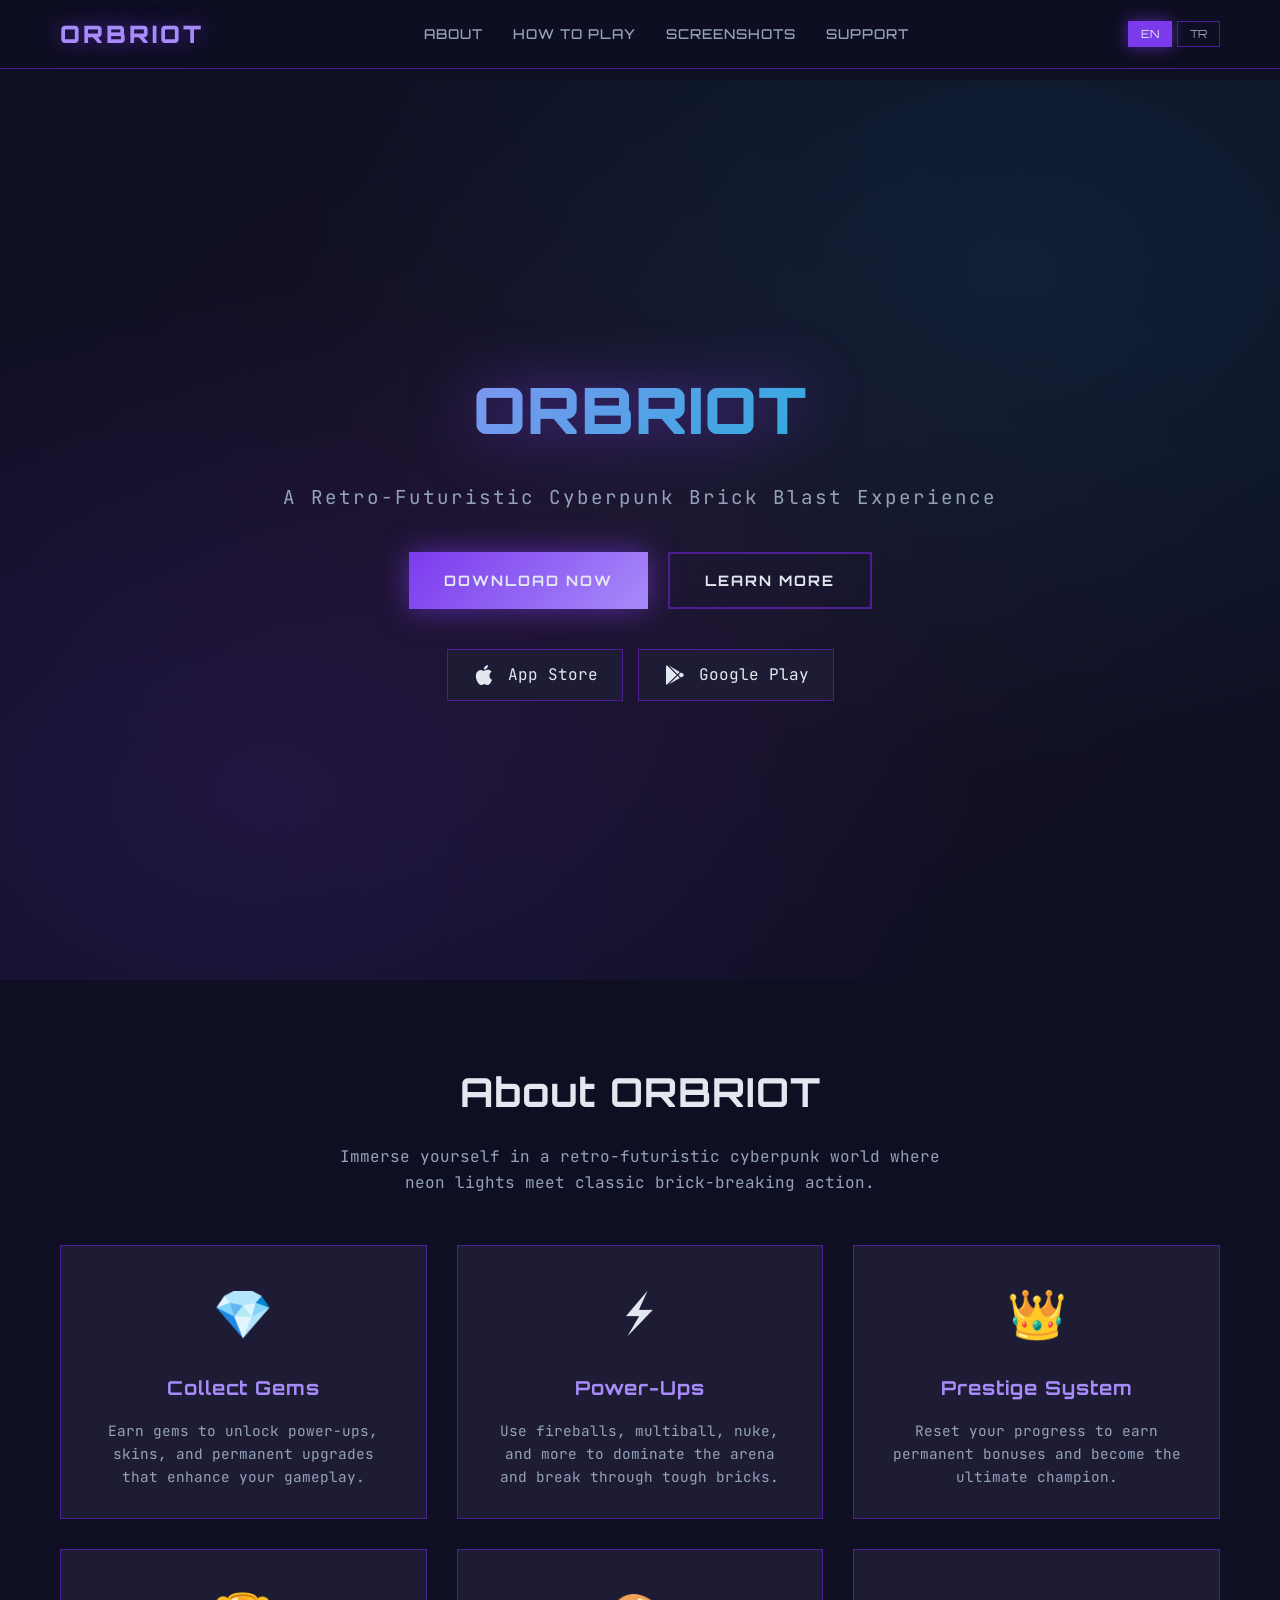
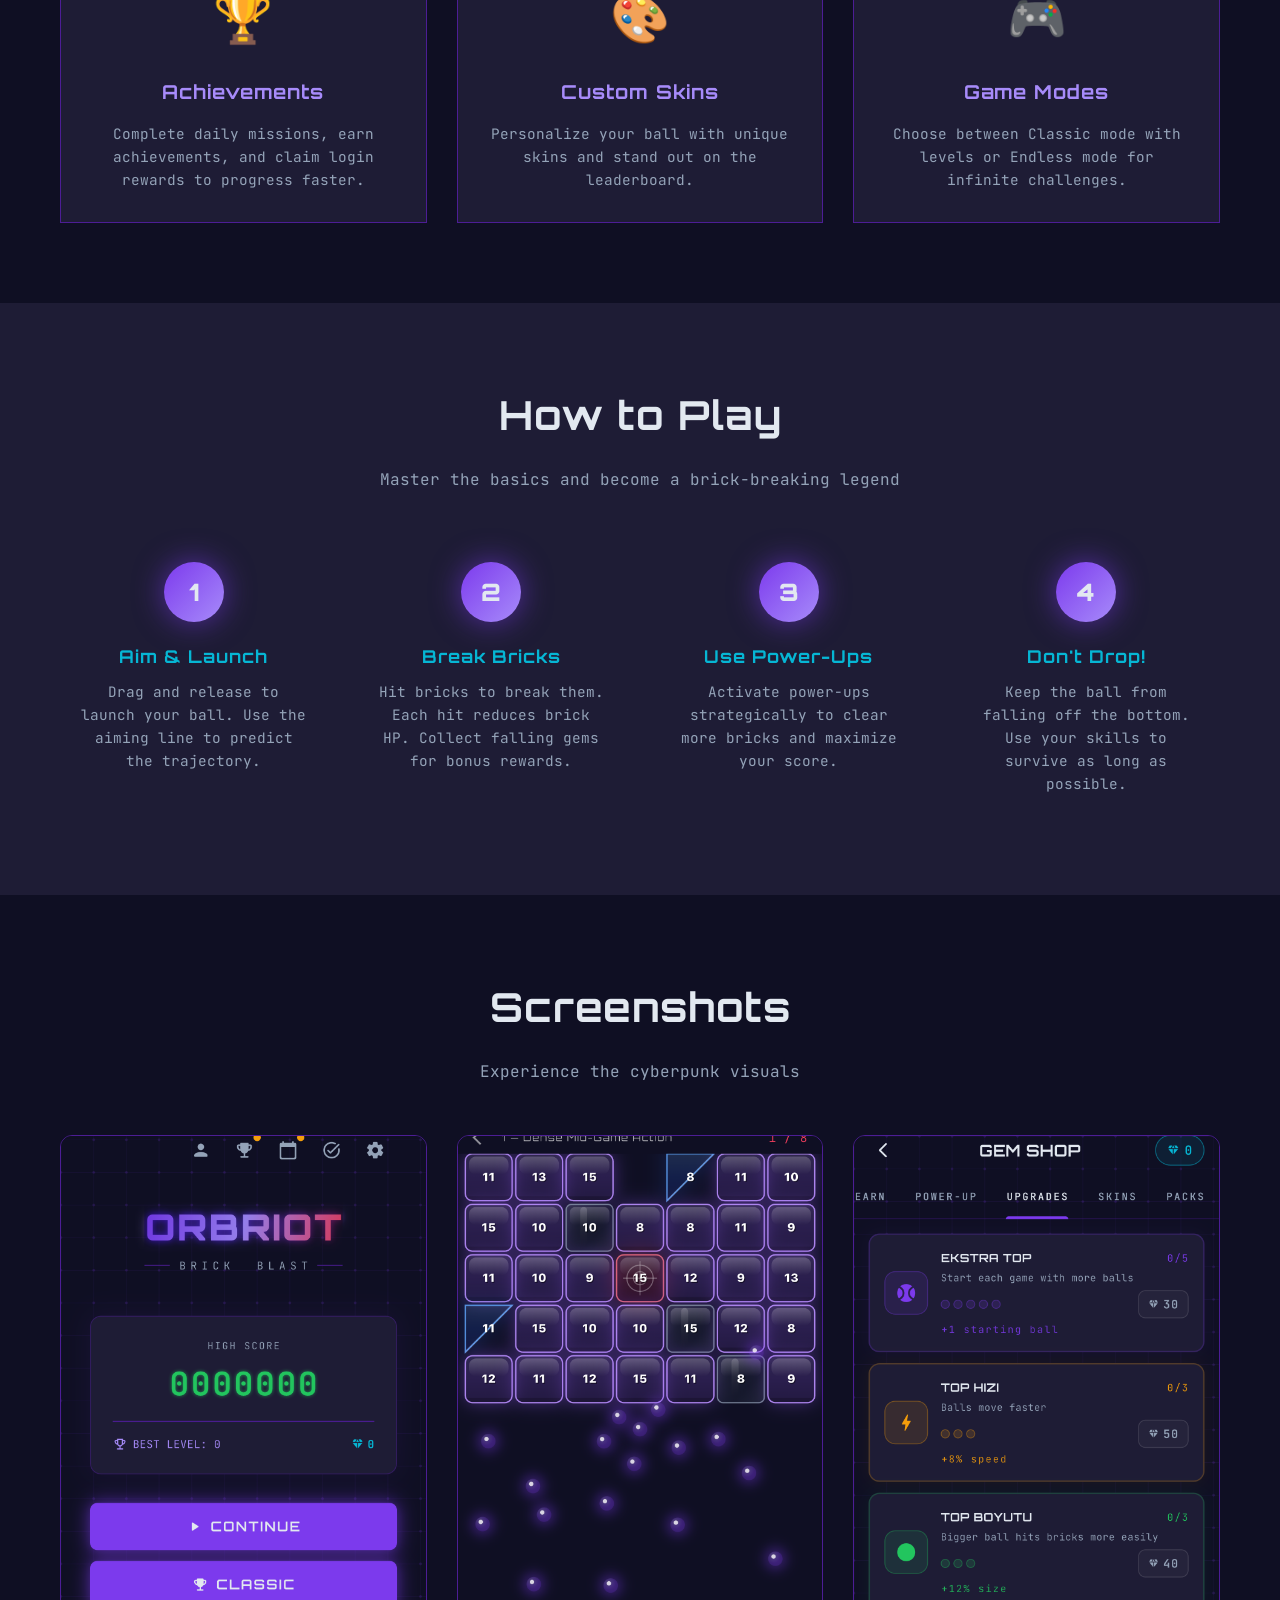
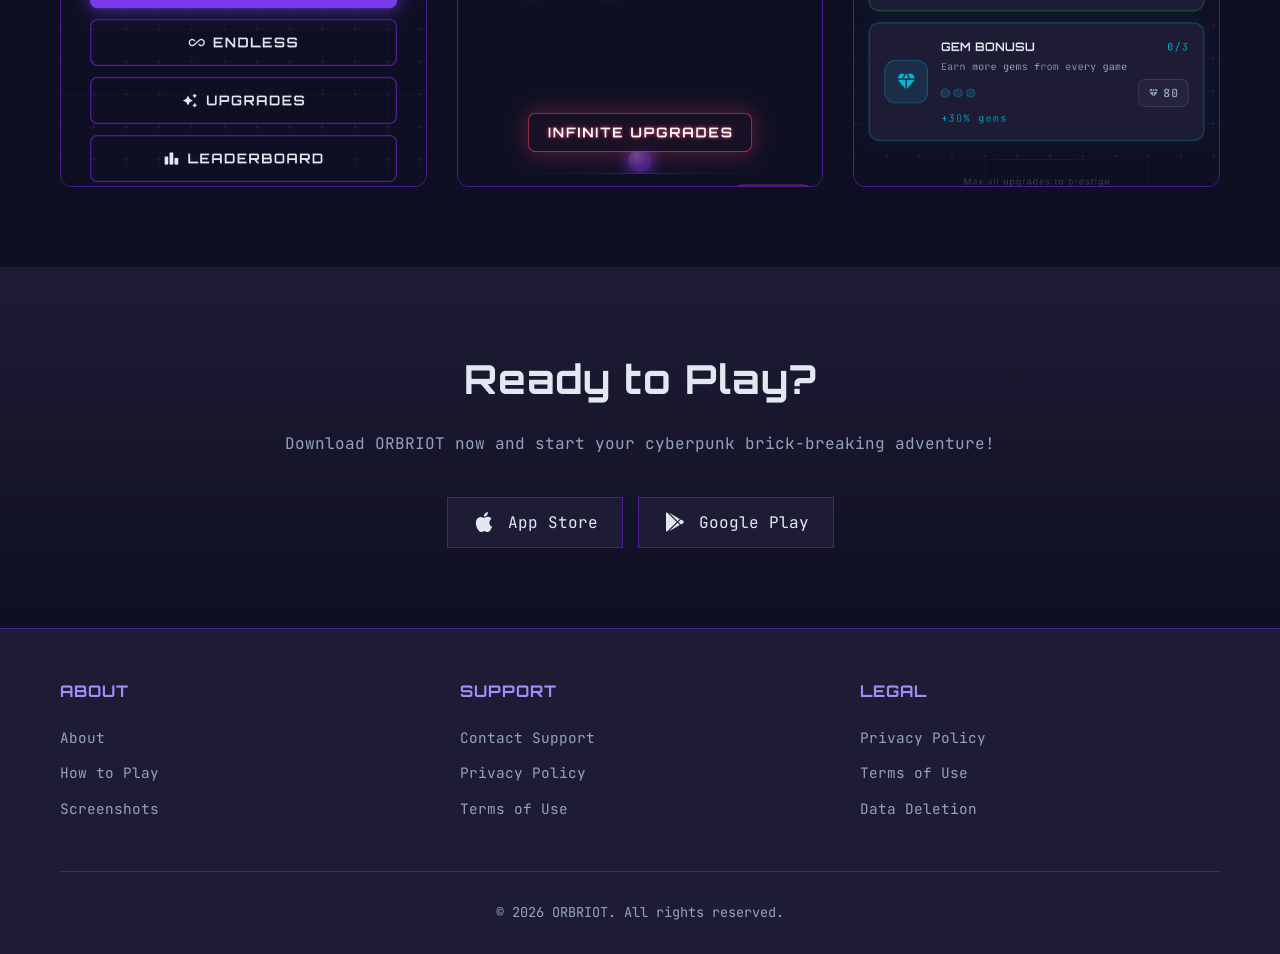
<file: index.html>
<!DOCTYPE html>
<html lang="en">
<head>
  <meta charset="UTF-8">
  <meta name="viewport" content="width=device-width, initial-scale=1.0">
  <title>ORBRIOT - Retro-Futuristic Brick Blast Game</title>
  <meta name="description" content="ORBRIOT - A retro-futuristic cyberpunk themed brick blast game. Break bricks, collect gems, and become the ultimate champion!">
  <link rel="stylesheet" href="css/style.css">
  <link rel="icon" href="web/favicon.png">
</head>
<body>
  <header>
    <div class="container">
      <nav>
        <a href="index.html" class="logo">ORBRIOT</a>
        <ul class="nav-links">
          <li><a href="#about" data-lang="nav_about">About</a></li>
          <li><a href="#how-to-play" data-lang="nav_howto">How to Play</a></li>
          <li><a href="#screenshots" data-lang="nav_screenshots">Screenshots</a></li>
          <li><a href="support.html" data-lang="nav_support">Support</a></li>
        </ul>
        <div class="nav-right">
          <div class="lang-switch">
            <button class="lang-btn active" data-lang="en">EN</button>
            <button class="lang-btn" data-lang="tr">TR</button>
          </div>
        </div>
      </nav>
    </div>
  </header>

  <main>
    <section class="hero">
      <div class="container">
        <div class="hero-content">
          <h1>ORBRIOT</h1>
          <p class="tagline" data-lang="hero_tagline">A Retro-Futuristic Cyberpunk Brick Blast Experience</p>
          <div class="hero-buttons">
            <a href="#download" class="btn btn-primary glow-animation" data-lang="hero_download">Download Now</a>
            <a href="#how-to-play" class="btn btn-secondary" data-lang="hero_learn">Learn More</a>
          </div>
          <div class="store-buttons">
            <a href="https://apps.apple.com/us/app/orbriot/id6777442109" target="_blank" class="btn-store" id="ios-link">
              <svg viewBox="0 0 24 24" fill="currentColor">
                <path d="M18.71 19.5c-.83 1.24-1.71 2.45-3.05 2.47-1.34.03-1.77-.79-3.29-.79-1.53 0-2 .77-3.27.82-1.31.05-2.3-1.32-3.14-2.53C4.25 17 2.94 12.45 4.7 9.39c.87-1.52 2.43-2.48 4.12-2.51 1.28-.02 2.5.87 3.29.87.78 0 2.26-1.07 3.81-.91.65.03 2.47.26 3.64 1.98-.09.06-2.17 1.28-2.15 3.81.03 3.02 2.65 4.03 2.68 4.04-.03.07-.42 1.44-1.38 2.83M13 3.5c.73-.83 1.94-1.46 2.94-1.5.13 1.17-.34 2.35-1.04 3.19-.69.85-1.83 1.51-2.95 1.42-.15-1.15.41-2.35 1.05-3.11z"/>
              </svg>
              <span data-lang="store_ios">App Store</span>
            </a>
            <a href="https://play.google.com/store/apps/details?id=com.erdogdu.orbriot" target="_blank" class="btn-store" id="android-link">
              <svg viewBox="0 0 24 24" fill="currentColor">
                <path d="M3 20.5v-17c0-.59.34-1.11.84-1.35L13.69 12l-9.85 9.85c-.5-.24-.84-.76-.84-1.35m13.81-5.38L6.05 21.34l8.49-8.49 2.27 2.27m3.35-4.31c.34.27.59.69.59 1.19s-.22.9-.57 1.18l-2.29 1.32-2.5-2.5 2.5-2.5 2.27 1.31M6.05 2.66l10.76 6.22-2.27 2.27L6.05 2.66z"/>
              </svg>
              <span data-lang="store_android">Google Play</span>
            </a>
          </div>
        </div>
      </div>
    </section>

    <section id="about" class="about">
      <div class="container">
        <h2 class="section-title" data-lang="about_title">About ORBRIOT</h2>
        <p class="section-subtitle" data-lang="about_subtitle">
          Immerse yourself in a retro-futuristic cyberpunk world where neon lights meet classic brick-breaking action.
        </p>
        <div class="about-grid">
          <div class="feature-card">
            <div class="feature-icon">💎</div>
            <h3 data-lang="feature_gems_title">Collect Gems</h3>
            <p data-lang="feature_gems_desc">Earn gems to unlock power-ups, skins, and permanent upgrades that enhance your gameplay.</p>
          </div>
          <div class="feature-card">
            <div class="feature-icon">⚡</div>
            <h3 data-lang="feature_powerups_title">Power-Ups</h3>
            <p data-lang="feature_powerups_desc">Use fireballs, multiball, nuke, and more to dominate the arena and break through tough bricks.</p>
          </div>
          <div class="feature-card">
            <div class="feature-icon">👑</div>
            <h3 data-lang="feature_prestige_title">Prestige System</h3>
            <p data-lang="feature_prestige_desc">Reset your progress to earn permanent bonuses and become the ultimate champion.</p>
          </div>
          <div class="feature-card">
            <div class="feature-icon">🏆</div>
            <h3 data-lang="feature_achievements_title">Achievements</h3>
            <p data-lang="feature_achievements_desc">Complete daily missions, earn achievements, and claim login rewards to progress faster.</p>
          </div>
          <div class="feature-card">
            <div class="feature-icon">🎨</div>
            <h3 data-lang="feature_skins_title">Custom Skins</h3>
            <p data-lang="feature_skins_desc">Personalize your ball with unique skins and stand out on the leaderboard.</p>
          </div>
          <div class="feature-card">
            <div class="feature-icon">🎮</div>
            <h3 data-lang="feature_modes_title">Game Modes</h3>
            <p data-lang="feature_modes_desc">Choose between Classic mode with levels or Endless mode for infinite challenges.</p>
          </div>
        </div>
      </div>
    </section>

    <section id="how-to-play" class="how-to-play">
      <div class="container">
        <h2 class="section-title" data-lang="howto_title">How to Play</h2>
        <p class="section-subtitle" data-lang="howto_subtitle">
          Master the basics and become a brick-breaking legend
        </p>
        <div class="steps">
          <div class="step">
            <div class="step-number">1</div>
            <h3 data-lang="step1_title">Aim & Launch</h3>
            <p data-lang="step1_desc">Drag and release to launch your ball. Use the aiming line to predict the trajectory.</p>
          </div>
          <div class="step">
            <div class="step-number">2</div>
            <h3 data-lang="step2_title">Break Bricks</h3>
            <p data-lang="step2_desc">Hit bricks to break them. Each hit reduces brick HP. Collect falling gems for bonus rewards.</p>
          </div>
          <div class="step">
            <div class="step-number">3</div>
            <h3 data-lang="step3_title">Use Power-Ups</h3>
            <p data-lang="step3_desc">Activate power-ups strategically to clear more bricks and maximize your score.</p>
          </div>
          <div class="step">
            <div class="step-number">4</div>
            <h3 data-lang="step4_title">Don't Drop!</h3>
            <p data-lang="step4_desc">Keep the ball from falling off the bottom. Use your skills to survive as long as possible.</p>
          </div>
        </div>
      </div>
    </section>

    <section id="screenshots" class="screenshots">
      <div class="container">
        <h2 class="section-title" data-lang="screenshots_title">Screenshots</h2>
        <p class="section-subtitle" data-lang="screenshots_subtitle">
          Experience the cyberpunk visuals
        </p>
        <div class="screenshot-grid">
          <div class="screenshot-item">
            <img src="assets/ss/ios/ss1.png" alt="Orbriot gameplay - brick breaking action" loading="lazy">
          </div>
          <div class="screenshot-item">
            <img src="assets/ss/ios/ss2.png" alt="Orbriot gameplay - boss battle" loading="lazy">
          </div>
          <div class="screenshot-item">
            <img src="assets/ss/ios/ss5.png" alt="Orbriot gameplay - combo moment" loading="lazy">
          </div>
        </div>
      </div>
    </section>

    <section id="download" class="cta-section">
      <div class="container">
        <h2 data-lang="cta_title">Ready to Play?</h2>
        <p data-lang="cta_subtitle">Download ORBRIOT now and start your cyberpunk brick-breaking adventure!</p>
        <div class="store-buttons">
          <a href="https://apps.apple.com/us/app/orbriot/id6777442109" target="_blank" class="btn-store">
            <svg viewBox="0 0 24 24" fill="currentColor">
              <path d="M18.71 19.5c-.83 1.24-1.71 2.45-3.05 2.47-1.34.03-1.77-.79-3.29-.79-1.53 0-2 .77-3.27.82-1.31.05-2.3-1.32-3.14-2.53C4.25 17 2.94 12.45 4.7 9.39c.87-1.52 2.43-2.48 4.12-2.51 1.28-.02 2.5.87 3.29.87.78 0 2.26-1.07 3.81-.91.65.03 2.47.26 3.64 1.98-.09.06-2.17 1.28-2.15 3.81.03 3.02 2.65 4.03 2.68 4.04-.03.07-.42 1.44-1.38 2.83M13 3.5c.73-.83 1.94-1.46 2.94-1.5.13 1.17-.34 2.35-1.04 3.19-.69.85-1.83 1.51-2.95 1.42-.15-1.15.41-2.35 1.05-3.11z"/>
            </svg>
            <span data-lang="store_ios">App Store</span>
          </a>
          <a href="https://play.google.com/store/apps/details?id=com.erdogdu.orbriot" target="_blank" class="btn-store">
            <svg viewBox="0 0 24 24" fill="currentColor">
              <path d="M3 20.5v-17c0-.59.34-1.11.84-1.35L13.69 12l-9.85 9.85c-.5-.24-.84-.76-.84-1.35m13.81-5.38L6.05 21.34l8.49-8.49 2.27 2.27m3.35-4.31c.34.27.59.69.59 1.19s-.22.9-.57 1.18l-2.29 1.32-2.5-2.5 2.5-2.5 2.27 1.31M6.05 2.66l10.76 6.22-2.27 2.27L6.05 2.66z"/>
            </svg>
            <span data-lang="store_android">Google Play</span>
          </a>
        </div>
      </div>
    </section>
  </main>

  <footer>
    <div class="container">
      <div class="footer-content">
        <div class="footer-section">
          <h4 data-lang="footer_about">About</h4>
          <ul>
            <li><a href="#about" data-lang="nav_about">About</a></li>
            <li><a href="#how-to-play" data-lang="nav_howto">How to Play</a></li>
            <li><a href="#screenshots" data-lang="nav_screenshots">Screenshots</a></li>
          </ul>
        </div>
        <div class="footer-section">
          <h4 data-lang="footer_support">Support</h4>
          <ul>
            <li><a href="support.html" data-lang="footer_support_link">Contact Support</a></li>
            <li><a href="privacy.html" data-lang="footer_privacy">Privacy Policy</a></li>
            <li><a href="terms.html" data-lang="footer_terms">Terms of Use</a></li>
          </ul>
        </div>
        <div class="footer-section">
          <h4 data-lang="footer_legal">Legal</h4>
          <ul>
            <li><a href="privacy.html" data-lang="footer_privacy">Privacy Policy</a></li>
            <li><a href="terms.html" data-lang="footer_terms">Terms of Use</a></li>
            <li><a href="deletion.html" data-lang="footer_deletion">Data Deletion</a></li>
          </ul>
        </div>
      </div>
      <div class="footer-bottom">
        <p>&copy; 2026 ORBRIOT. <span data-lang="footer_rights">All rights reserved.</span></p>
      </div>
    </div>
  </footer>

  <script src="js/main.js"></script>
</body>
</html>
</file>
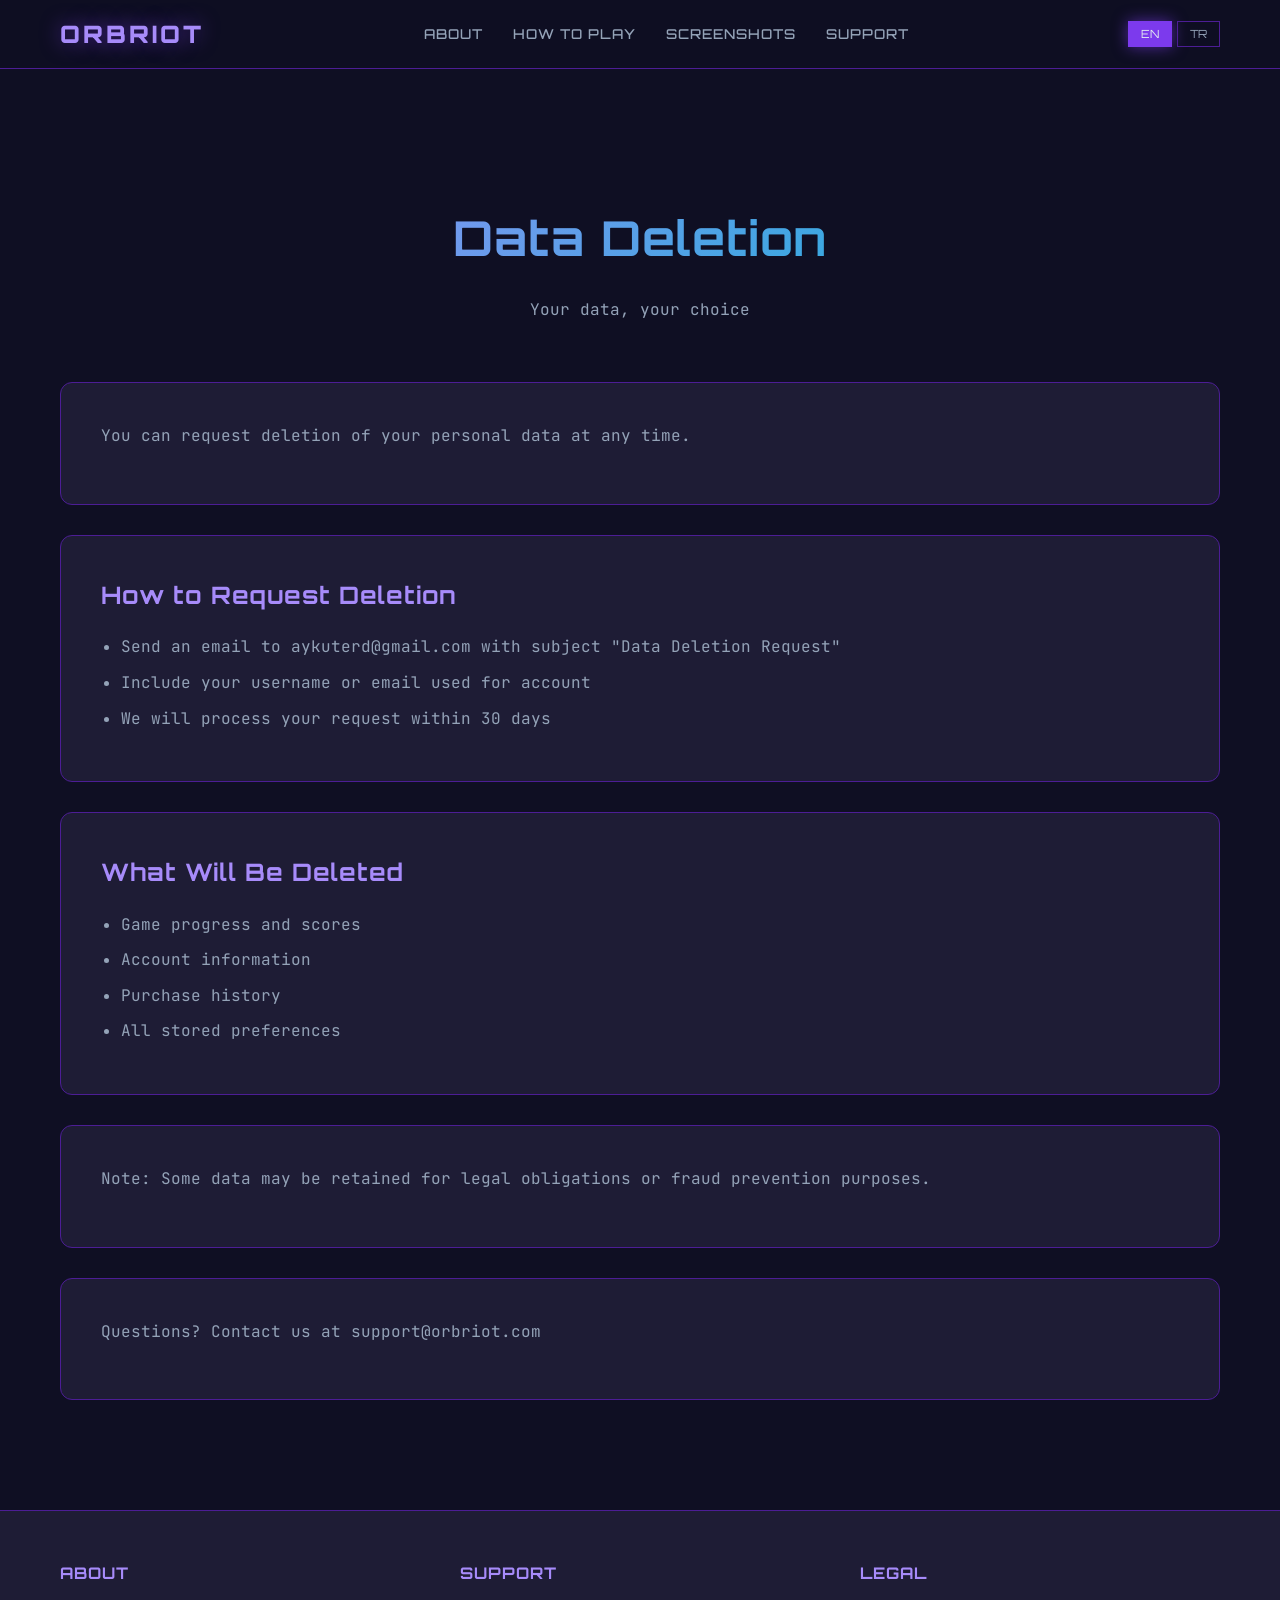
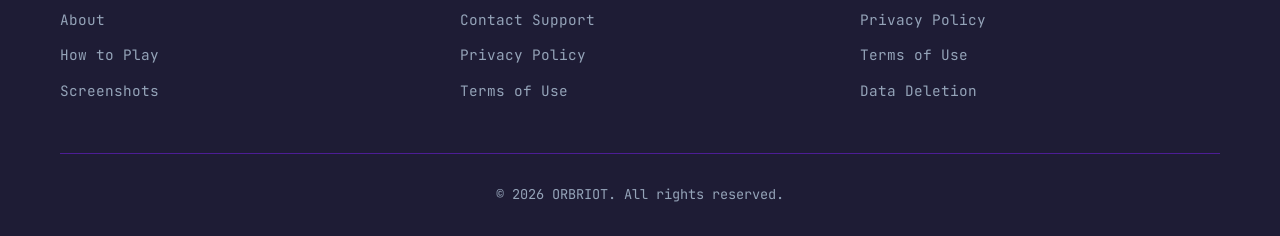
<file: deletion.html>
<!DOCTYPE html>
<html lang="en">
<head>
  <meta charset="UTF-8">
  <meta name="viewport" content="width=device-width, initial-scale=1.0">
  <title>Data Deletion - ORBRIOT</title>
  <meta name="description" content="ORBRIOT Data Deletion - Your data, your choice">
  <link rel="stylesheet" href="css/style.css">
  <link rel="icon" href="web/favicon.png">
</head>
<body>
  <header>
    <div class="container">
      <nav>
        <a href="index.html" class="logo">ORBRIOT</a>
        <ul class="nav-links">
          <li><a href="index.html#about" data-lang="nav_about">About</a></li>
          <li><a href="index.html#how-to-play" data-lang="nav_howto">How to Play</a></li>
          <li><a href="index.html#screenshots" data-lang="nav_screenshots">Screenshots</a></li>
          <li><a href="support.html" data-lang="nav_support">Support</a></li>
        </ul>
        <div class="nav-right">
          <div class="lang-switch">
            <button class="lang-btn" data-lang="en">EN</button>
            <button class="lang-btn" data-lang="tr">TR</button>
          </div>
        </div>
      </nav>
    </div>
  </header>

  <main>
    <section class="page-content">
      <div class="container">
        <div class="page-header">
          <h1 data-page-title="page_deletion_title">Data Deletion</h1>
          <p data-lang="page_deletion_subtitle">Your data, your choice</p>
        </div>

        <div class="content-section">
          <p data-lang="deletion_intro">You can request deletion of your personal data at any time.</p>
        </div>

        <div class="content-section">
          <h2 data-lang="deletion_how_title">How to Request Deletion</h2>
          <ul id="deletion-how-list">
            <li>Send an email to aykuterd@gmail.com with subject "Data Deletion Request"</li>
            <li>Include your username or email used for account</li>
            <li>We will process your request within 30 days</li>
          </ul>
        </div>

        <div class="content-section">
          <h2 data-lang="deletion_what_title">What Will Be Deleted</h2>
          <ul id="deletion-what-list">
            <li>Game progress and scores</li>
            <li>Account information</li>
            <li>Purchase history</li>
            <li>All stored preferences</li>
          </ul>
        </div>

        <div class="content-section">
          <p data-lang="deletion_note">Note: Some data may be retained for legal obligations or fraud prevention purposes.</p>
        </div>

        <div class="content-section">
          <p data-lang="deletion_contact">Questions? Contact us at <a href="mailto:aykuterd@gmail.com">aykuterd@gmail.com</a></p>
        </div>
      </div>
    </section>
  </main>

  <footer>
    <div class="container">
      <div class="footer-content">
        <div class="footer-section">
          <h4 data-lang="footer_about">About</h4>
          <ul>
            <li><a href="index.html#about" data-lang="nav_about">About</a></li>
            <li><a href="index.html#how-to-play" data-lang="nav_howto">How to Play</a></li>
            <li><a href="index.html#screenshots" data-lang="nav_screenshots">Screenshots</a></li>
          </ul>
        </div>
        <div class="footer-section">
          <h4 data-lang="footer_support">Support</h4>
          <ul>
            <li><a href="support.html" data-lang="footer_support_link">Contact Support</a></li>
            <li><a href="privacy.html" data-lang="footer_privacy">Privacy Policy</a></li>
            <li><a href="terms.html" data-lang="footer_terms">Terms of Use</a></li>
          </ul>
        </div>
        <div class="footer-section">
          <h4 data-lang="footer_legal">Legal</h4>
          <ul>
            <li><a href="privacy.html" data-lang="footer_privacy">Privacy Policy</a></li>
            <li><a href="terms.html" data-lang="footer_terms">Terms of Use</a></li>
            <li><a href="deletion.html" data-lang="footer_deletion">Data Deletion</a></li>
          </ul>
        </div>
      </div>
      <div class="footer-bottom">
        <p>&copy; 2026 ORBRIOT. <span data-lang="footer_rights">All rights reserved.</span></p>
      </div>
    </div>
  </footer>

  <script src="js/main.js"></script>
  <script>
    document.addEventListener('DOMContentLoaded', () => {
      const listKeys = {
        'deletion-how-list': 'deletion_how_list',
        'deletion-what-list': 'deletion_what_list'
      };
      
      const originalUpdate = window.updateLanguage;
      window.updateLanguage = function(lang) {
        originalUpdate(lang);
        
        Object.keys(listKeys).forEach(id => {
          const el = document.getElementById(id);
          const key = listKeys[id];
          if (el && window.translations && window.translations[lang] && window.translations[lang][key]) {
            el.innerHTML = window.translations[lang][key].map(item => `<li>${item}</li>`).join('');
          }
        });
      };
      
      window.translations = translations;
    });
  </script>
</body>
</html>
</file>
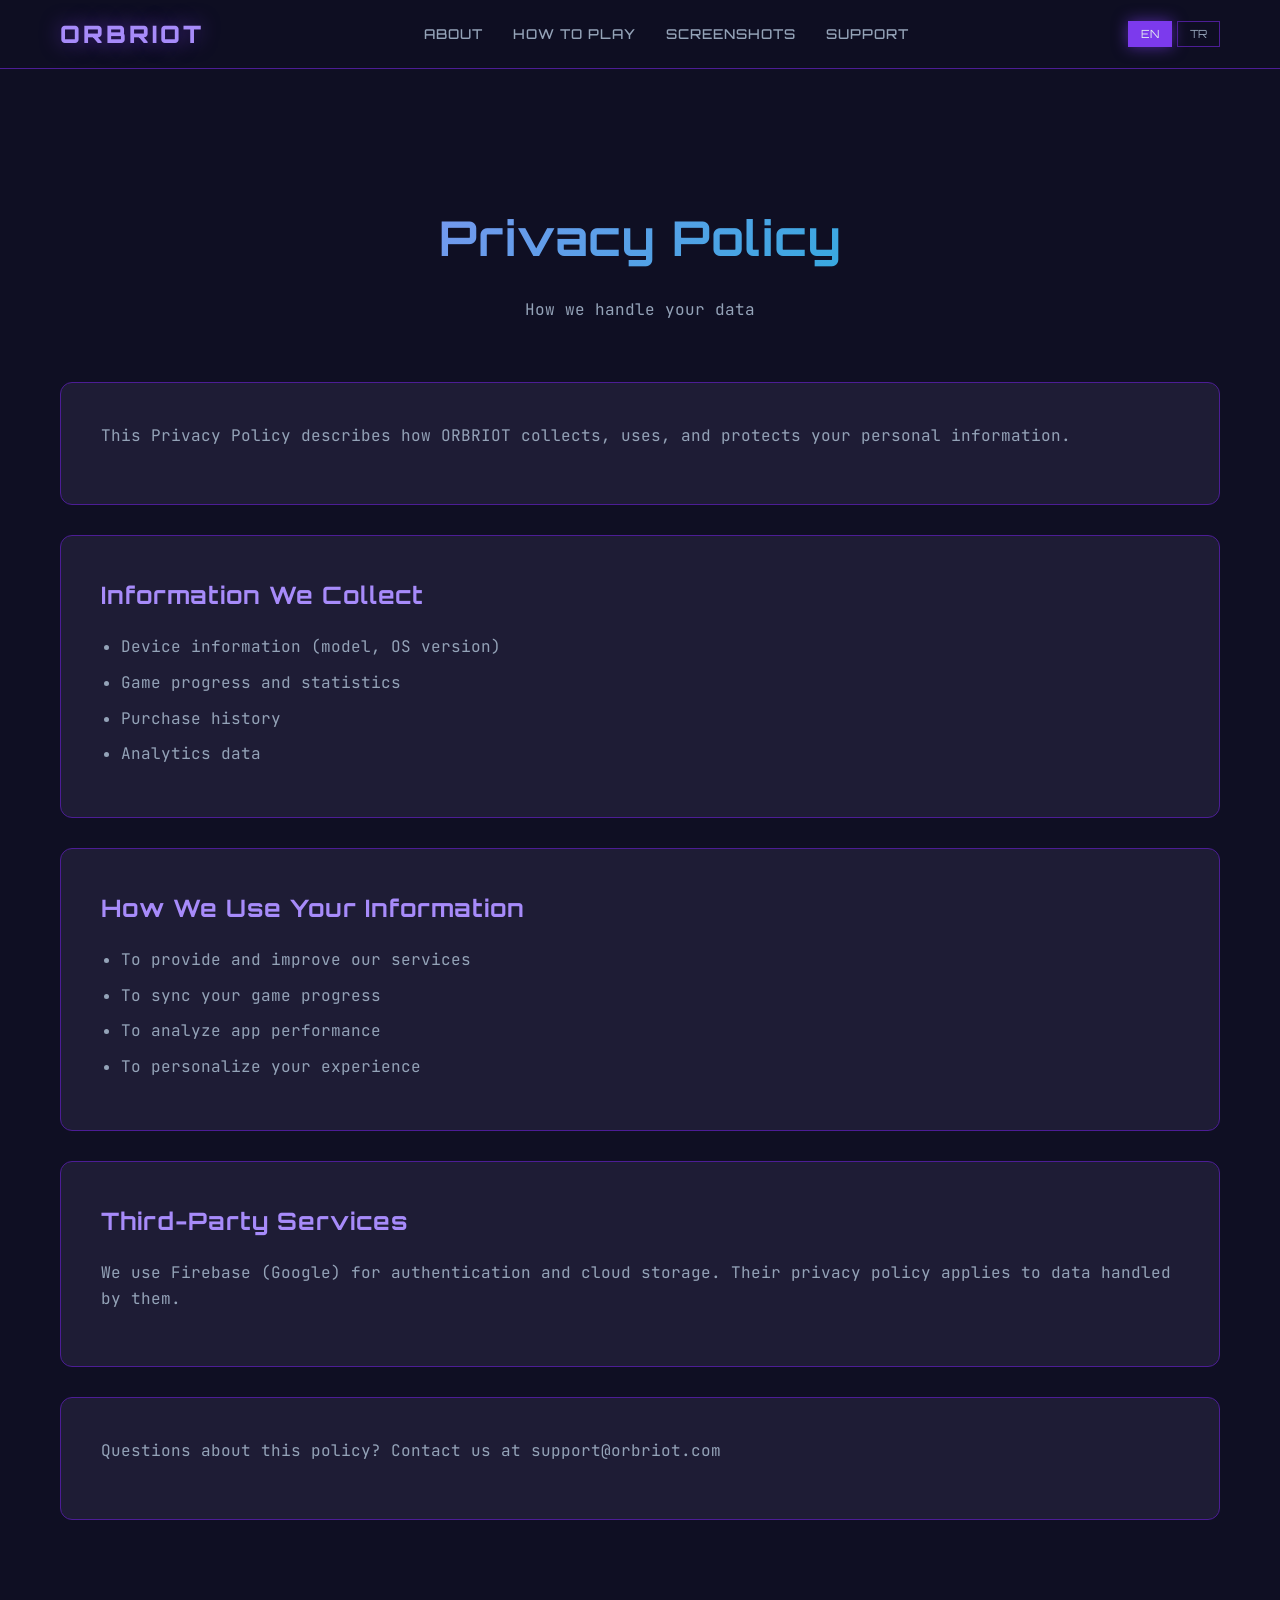
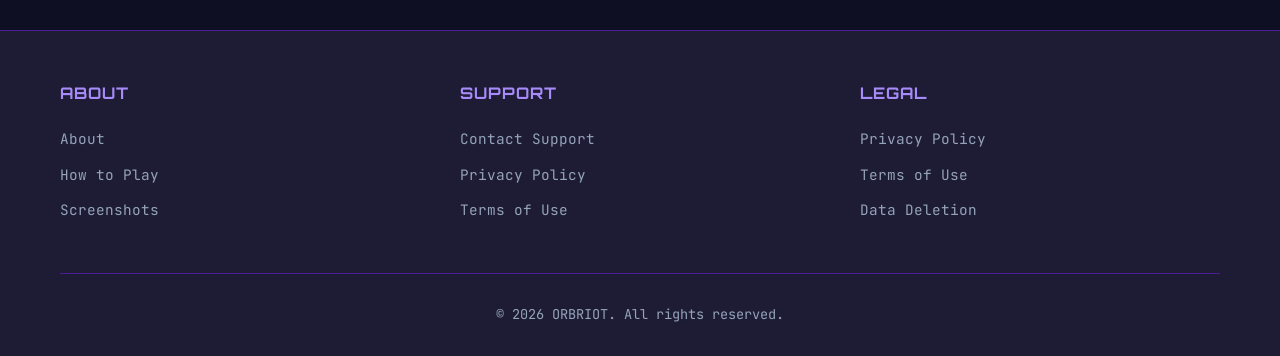
<file: privacy.html>
<!DOCTYPE html>
<html lang="en">
<head>
  <meta charset="UTF-8">
  <meta name="viewport" content="width=device-width, initial-scale=1.0">
  <title>Privacy Policy - ORBRIOT</title>
  <meta name="description" content="ORBRIOT Privacy Policy - How we handle your data">
  <link rel="stylesheet" href="css/style.css">
  <link rel="icon" href="web/favicon.png">
</head>
<body>
  <header>
    <div class="container">
      <nav>
        <a href="index.html" class="logo">ORBRIOT</a>
        <ul class="nav-links">
          <li><a href="index.html#about" data-lang="nav_about">About</a></li>
          <li><a href="index.html#how-to-play" data-lang="nav_howto">How to Play</a></li>
          <li><a href="index.html#screenshots" data-lang="nav_screenshots">Screenshots</a></li>
          <li><a href="support.html" data-lang="nav_support">Support</a></li>
        </ul>
        <div class="nav-right">
          <div class="lang-switch">
            <button class="lang-btn" data-lang="en">EN</button>
            <button class="lang-btn" data-lang="tr">TR</button>
          </div>
        </div>
      </nav>
    </div>
  </header>

  <main>
    <section class="page-content">
      <div class="container">
        <div class="page-header">
          <h1 data-page-title="page_privacy_title">Privacy Policy</h1>
          <p data-lang="page_privacy_subtitle">How we handle your data</p>
        </div>

        <div class="content-section">
          <p data-lang="privacy_intro">This Privacy Policy describes how ORBRIOT collects, uses, and protects your personal information.</p>
        </div>

        <div class="content-section">
          <h2 data-lang="privacy_collect_title">Information We Collect</h2>
          <ul id="collect-list">
            <li>Device information (model, OS version)</li>
            <li>Game progress and statistics</li>
            <li>Purchase history</li>
            <li>Analytics data</li>
          </ul>
        </div>

        <div class="content-section">
          <h2 data-lang="privacy_use_title">How We Use Your Information</h2>
          <ul id="use-list">
            <li>To provide and improve our services</li>
            <li>To sync your game progress</li>
            <li>To analyze app performance</li>
            <li>To personalize your experience</li>
          </ul>
        </div>

        <div class="content-section">
          <h2 data-lang="privacy_thirdparty_title">Third-Party Services</h2>
          <p data-lang="privacy_thirdparty_desc">We use Firebase (Google) for authentication and cloud storage. Their privacy policy applies to data handled by them.</p>
        </div>

        <div class="content-section">
          <p data-lang="privacy_contact">Questions about this policy? Contact us at <a href="mailto:aykuterd@gmail.com">aykuterd@gmail.com</a></p>
        </div>
      </div>
    </section>
  </main>

  <footer>
    <div class="container">
      <div class="footer-content">
        <div class="footer-section">
          <h4 data-lang="footer_about">About</h4>
          <ul>
            <li><a href="index.html#about" data-lang="nav_about">About</a></li>
            <li><a href="index.html#how-to-play" data-lang="nav_howto">How to Play</a></li>
            <li><a href="index.html#screenshots" data-lang="nav_screenshots">Screenshots</a></li>
          </ul>
        </div>
        <div class="footer-section">
          <h4 data-lang="footer_support">Support</h4>
          <ul>
            <li><a href="support.html" data-lang="footer_support_link">Contact Support</a></li>
            <li><a href="privacy.html" data-lang="footer_privacy">Privacy Policy</a></li>
            <li><a href="terms.html" data-lang="footer_terms">Terms of Use</a></li>
          </ul>
        </div>
        <div class="footer-section">
          <h4 data-lang="footer_legal">Legal</h4>
          <ul>
            <li><a href="privacy.html" data-lang="footer_privacy">Privacy Policy</a></li>
            <li><a href="terms.html" data-lang="footer_terms">Terms of Use</a></li>
            <li><a href="deletion.html" data-lang="footer_deletion">Data Deletion</a></li>
          </ul>
        </div>
      </div>
      <div class="footer-bottom">
        <p>&copy; 2026 ORBRIOT. <span data-lang="footer_rights">All rights reserved.</span></p>
      </div>
    </div>
  </footer>

  <script src="js/main.js"></script>
  <script>
    document.addEventListener('DOMContentLoaded', () => {
      const lists = {
        'collect-list': 'privacy_collect_list',
        'use-list': 'privacy_use_list'
      };
      
      const originalUpdate = window.updateLanguage;
      window.updateLanguage = function(lang) {
        originalUpdate(lang);
        
        Object.keys(lists).forEach(id => {
          const el = document.getElementById(id);
          const key = lists[id];
          if (el && window.translations && window.translations[lang] && window.translations[lang][key]) {
            el.innerHTML = window.translations[lang][key].map(item => `<li>${item}</li>`).join('');
          }
        });
      };
      
      window.translations = translations;
    });
  </script>
</body>
</html>
</file>
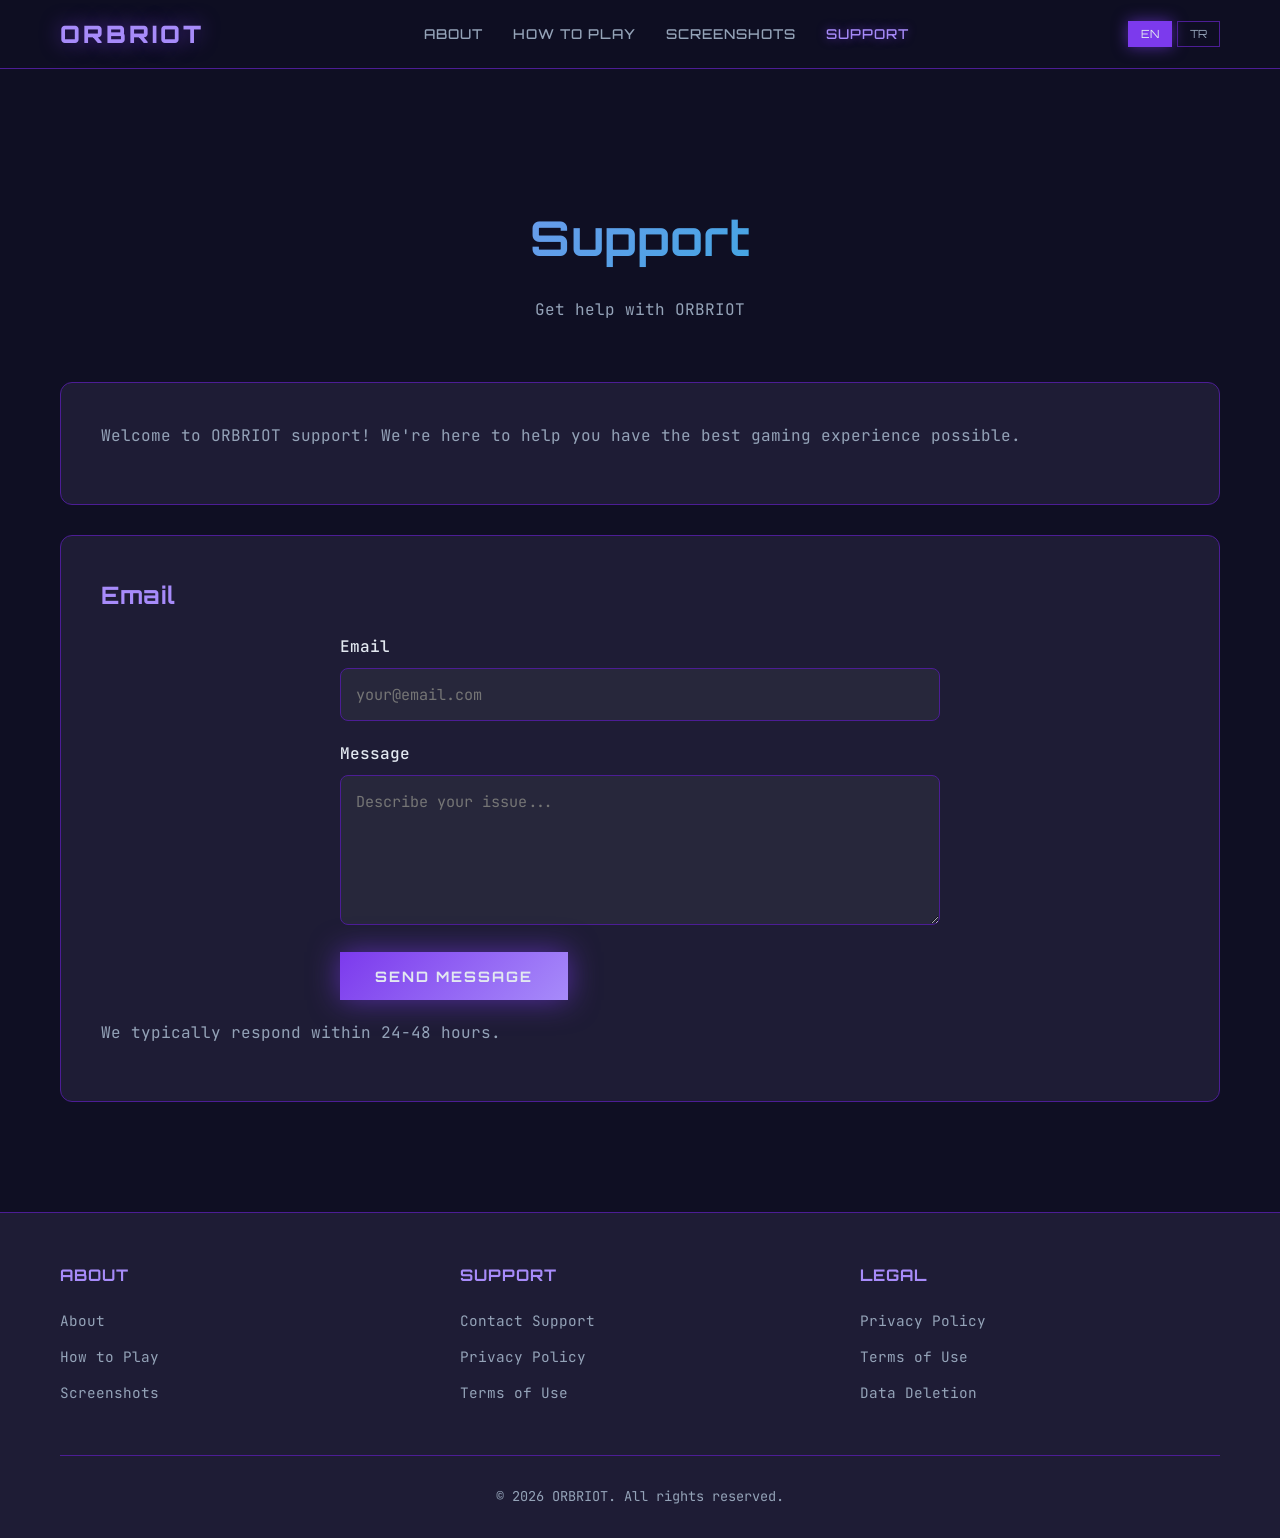
<file: support.html>
<!DOCTYPE html>
<html lang="en">
<head>
  <meta charset="UTF-8">
  <meta name="viewport" content="width=device-width, initial-scale=1.0">
  <title>Support - ORBRIOT</title>
  <meta name="description" content="Get help with ORBRIOT - Contact our support team">
  <link rel="stylesheet" href="css/style.css">
  <link rel="icon" href="web/favicon.png">
</head>
<body>
  <header>
    <div class="container">
      <nav>
        <a href="index.html" class="logo">ORBRIOT</a>
        <ul class="nav-links">
          <li><a href="index.html#about" data-lang="nav_about">About</a></li>
          <li><a href="index.html#how-to-play" data-lang="nav_howto">How to Play</a></li>
          <li><a href="index.html#screenshots" data-lang="nav_screenshots">Screenshots</a></li>
          <li><a href="support.html" class="active" data-lang="nav_support">Support</a></li>
        </ul>
        <div class="nav-right">
          <div class="lang-switch">
            <button class="lang-btn" data-lang="en">EN</button>
            <button class="lang-btn" data-lang="tr">TR</button>
          </div>
        </div>
      </nav>
    </div>
  </header>

  <main>
    <section class="page-content">
      <div class="container">
        <div class="page-header">
          <h1 data-page-title="page_support_title">Support</h1>
          <p data-lang="page_support_subtitle">Get help with ORBRIOT</p>
        </div>

        <div class="content-section">
          <p data-lang="support_intro">Welcome to ORBRIOT support! We're here to help you have the best gaming experience possible.</p>
        </div>

        <div class="content-section">
          <h2 data-lang="support_email_label">Contact Us</h2>
          <form class="contact-form" action="mailto:aykuterd@gmail.com" method="post" enctype="text/plain">
            <div class="form-group">
              <label data-lang="support_email_label">Email</label>
              <input type="email" data-lang-placeholder="support_email_placeholder" placeholder="your@email.com" required>
            </div>
            <div class="form-group">
              <label data-lang="support_message_label">Message</label>
              <textarea data-lang-placeholder="support_message_placeholder" placeholder="Describe your issue..." required></textarea>
            </div>
            <button type="submit" class="btn btn-primary" data-lang="support_submit">Send Message</button>
          </form>
          <p style="margin-top: 20px; color: var(--muted);" data-lang="support_note">We typically respond within 24-48 hours.</p>
        </div>
      </div>
    </section>
  </main>

  <footer>
    <div class="container">
      <div class="footer-content">
        <div class="footer-section">
          <h4 data-lang="footer_about">About</h4>
          <ul>
            <li><a href="index.html#about" data-lang="nav_about">About</a></li>
            <li><a href="index.html#how-to-play" data-lang="nav_howto">How to Play</a></li>
            <li><a href="index.html#screenshots" data-lang="nav_screenshots">Screenshots</a></li>
          </ul>
        </div>
        <div class="footer-section">
          <h4 data-lang="footer_support">Support</h4>
          <ul>
            <li><a href="support.html" data-lang="footer_support_link">Contact Support</a></li>
            <li><a href="privacy.html" data-lang="footer_privacy">Privacy Policy</a></li>
            <li><a href="terms.html" data-lang="footer_terms">Terms of Use</a></li>
          </ul>
        </div>
        <div class="footer-section">
          <h4 data-lang="footer_legal">Legal</h4>
          <ul>
            <li><a href="privacy.html" data-lang="footer_privacy">Privacy Policy</a></li>
            <li><a href="terms.html" data-lang="footer_terms">Terms of Use</a></li>
            <li><a href="deletion.html" data-lang="footer_deletion">Data Deletion</a></li>
          </ul>
        </div>
      </div>
      <div class="footer-bottom">
        <p>&copy; 2026 ORBRIOT. <span data-lang="footer_rights">All rights reserved.</span></p>
      </div>
    </div>
  </footer>

  <script src="js/main.js"></script>
</body>
</html>
</file>
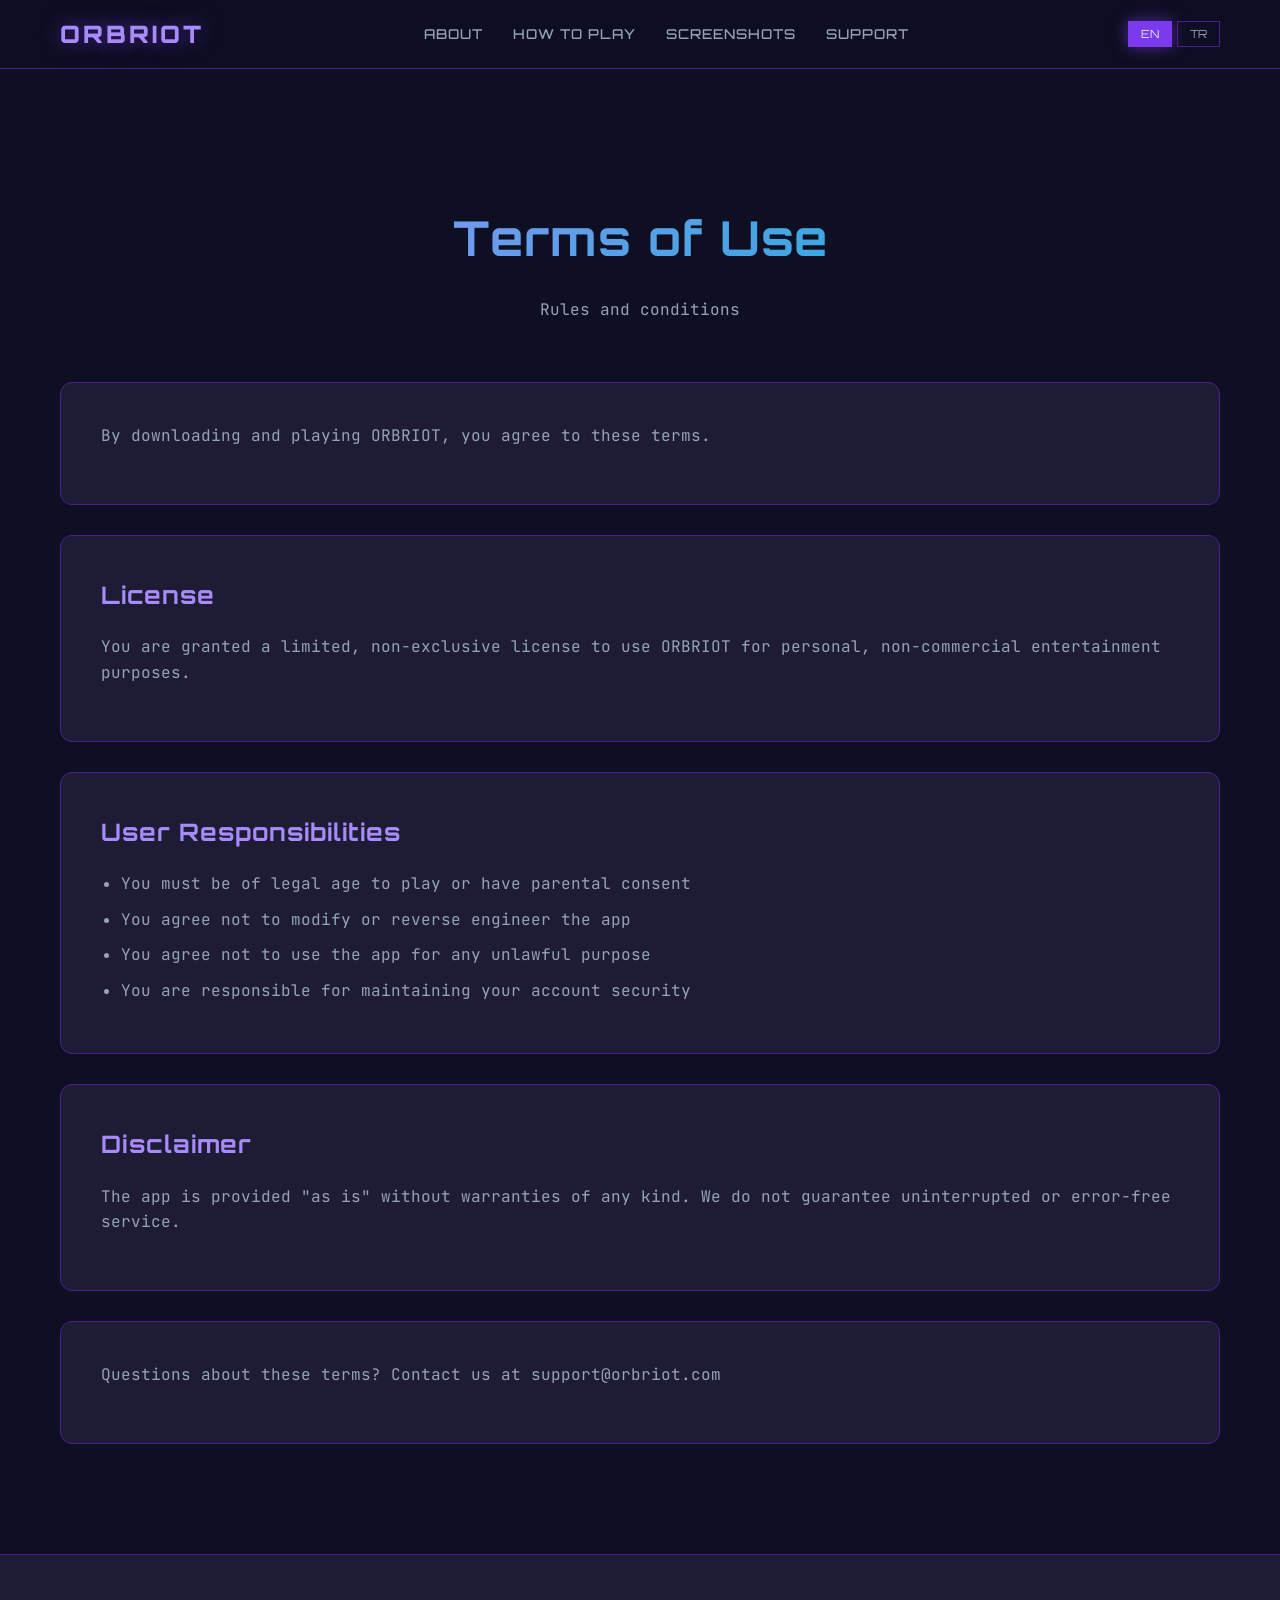
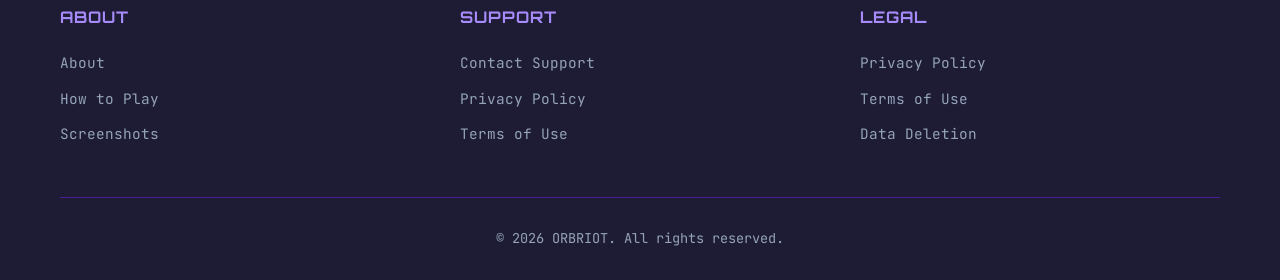
<file: terms.html>
<!DOCTYPE html>
<html lang="en">
<head>
  <meta charset="UTF-8">
  <meta name="viewport" content="width=device-width, initial-scale=1.0">
  <title>Terms of Use - ORBRIOT</title>
  <meta name="description" content="ORBRIOT Terms of Use - Rules and conditions">
  <link rel="stylesheet" href="css/style.css">
  <link rel="icon" href="web/favicon.png">
</head>
<body>
  <header>
    <div class="container">
      <nav>
        <a href="index.html" class="logo">ORBRIOT</a>
        <ul class="nav-links">
          <li><a href="index.html#about" data-lang="nav_about">About</a></li>
          <li><a href="index.html#how-to-play" data-lang="nav_howto">How to Play</a></li>
          <li><a href="index.html#screenshots" data-lang="nav_screenshots">Screenshots</a></li>
          <li><a href="support.html" data-lang="nav_support">Support</a></li>
        </ul>
        <div class="nav-right">
          <div class="lang-switch">
            <button class="lang-btn" data-lang="en">EN</button>
            <button class="lang-btn" data-lang="tr">TR</button>
          </div>
        </div>
      </nav>
    </div>
  </header>

  <main>
    <section class="page-content">
      <div class="container">
        <div class="page-header">
          <h1 data-page-title="page_terms_title">Terms of Use</h1>
          <p data-lang="page_terms_subtitle">Rules and conditions</p>
        </div>

        <div class="content-section">
          <p data-lang="terms_intro">By downloading and playing ORBRIOT, you agree to these terms.</p>
        </div>

        <div class="content-section">
          <h2 data-lang="terms_license_title">License</h2>
          <p data-lang="terms_license_desc">You are granted a limited, non-exclusive license to use ORBRIOT for personal, non-commercial entertainment purposes.</p>
        </div>

        <div class="content-section">
          <h2 data-lang="terms_user_responsibilities_title">User Responsibilities</h2>
          <ul id="responsibilities-list">
            <li>You must be of legal age to play or have parental consent</li>
            <li>You agree not to modify or reverse engineer the app</li>
            <li>You agree not to use the app for any unlawful purpose</li>
            <li>You are responsible for maintaining your account security</li>
          </ul>
        </div>

        <div class="content-section">
          <h2 data-lang="terms_disclaimer_title">Disclaimer</h2>
          <p data-lang="terms_disclaimer_desc">The app is provided "as is" without warranties of any kind. We do not guarantee uninterrupted or error-free service.</p>
        </div>

        <div class="content-section">
          <p data-lang="terms_contact">Questions about these terms? Contact us at <a href="mailto:support@orbriot.com">support@orbriot.com</a></p>
        </div>
      </div>
    </section>
  </main>

  <footer>
    <div class="container">
      <div class="footer-content">
        <div class="footer-section">
          <h4 data-lang="footer_about">About</h4>
          <ul>
            <li><a href="index.html#about" data-lang="nav_about">About</a></li>
            <li><a href="index.html#how-to-play" data-lang="nav_howto">How to Play</a></li>
            <li><a href="index.html#screenshots" data-lang="nav_screenshots">Screenshots</a></li>
          </ul>
        </div>
        <div class="footer-section">
          <h4 data-lang="footer_support">Support</h4>
          <ul>
            <li><a href="support.html" data-lang="footer_support_link">Contact Support</a></li>
            <li><a href="privacy.html" data-lang="footer_privacy">Privacy Policy</a></li>
            <li><a href="terms.html" data-lang="footer_terms">Terms of Use</a></li>
          </ul>
        </div>
        <div class="footer-section">
          <h4 data-lang="footer_legal">Legal</h4>
          <ul>
            <li><a href="privacy.html" data-lang="footer_privacy">Privacy Policy</a></li>
            <li><a href="terms.html" data-lang="footer_terms">Terms of Use</a></li>
            <li><a href="deletion.html" data-lang="footer_deletion">Data Deletion</a></li>
          </ul>
        </div>
      </div>
      <div class="footer-bottom">
        <p>&copy; 2026 ORBRIOT. <span data-lang="footer_rights">All rights reserved.</span></p>
      </div>
    </div>
  </footer>

  <script src="js/main.js"></script>
  <script>
    document.addEventListener('DOMContentLoaded', () => {
      const listKey = 'terms_user_responsibilities_list';
      
      const originalUpdate = window.updateLanguage;
      window.updateLanguage = function(lang) {
        originalUpdate(lang);
        
        const el = document.getElementById('responsibilities-list');
        if (el && window.translations && window.translations[lang] && window.translations[lang][listKey]) {
          el.innerHTML = window.translations[lang][listKey].map(item => `<li>${item}</li>`).join('');
        }
      };
      
      window.translations = translations;
    });
  </script>
</body>
</html>
</file>
<file: css/style.css>
@import url('https://fonts.googleapis.com/css2?family=Orbitron:wght@400;500;700;900&family=JetBrains+Mono:wght@400;500;700&display=swap');

:root {
  --bg: #0F0F23;
  --surface: #1E1C35;
  --surface-variant: #27273B;
  --primary: #7C3AED;
  --primary-light: #A78BFA;
  --accent: #F43F5E;
  --cyan: #06B6D4;
  --amber: #FBBF24;
  --success: #22C55E;
  --error: #EF4444;
  --foreground: #E2E8F0;
  --muted: #94A3B8;
  --border: #4C1D95;
  
  --glow-primary: rgba(124, 58, 237, 0.6);
  --glow-accent: rgba(244, 63, 94, 0.6);
  --glow-cyan: rgba(6, 182, 212, 0.6);
}

* {
  margin: 0;
  padding: 0;
  box-sizing: border-box;
}

html {
  scroll-behavior: smooth;
}

body {
  font-family: 'JetBrains Mono', monospace;
  background-color: var(--bg);
  color: var(--foreground);
  line-height: 1.6;
  min-height: 100vh;
}

h1, h2, h3, h4, h5, h6 {
  font-family: 'Orbitron', sans-serif;
  letter-spacing: 1px;
}

a {
  color: var(--primary-light);
  text-decoration: none;
  transition: all 0.3s ease;
}

a:hover {
  color: var(--cyan);
}

.container {
  max-width: 1200px;
  margin: 0 auto;
  padding: 0 20px;
}

header {
  position: fixed;
  top: 0;
  left: 0;
  right: 0;
  z-index: 1000;
  background: rgba(15, 15, 35, 0.9);
  backdrop-filter: blur(10px);
  border-bottom: 1px solid var(--border);
}

nav {
  display: flex;
  justify-content: space-between;
  align-items: center;
  padding: 15px 0;
}

.logo {
  font-family: 'Orbitron', sans-serif;
  font-size: 1.5rem;
  font-weight: 900;
  color: var(--primary-light);
  text-shadow: 0 0 20px var(--glow-primary);
  letter-spacing: 3px;
}

.nav-links {
  display: flex;
  gap: 30px;
  list-style: none;
}

.nav-links a {
  font-family: 'Orbitron', sans-serif;
  font-size: 0.85rem;
  font-weight: 500;
  color: var(--muted);
  text-transform: uppercase;
  letter-spacing: 1px;
}

.nav-links a:hover,
.nav-links a.active {
  color: var(--primary-light);
  text-shadow: 0 0 10px var(--glow-primary);
}

.nav-right {
  display: flex;
  align-items: center;
  gap: 20px;
}

.lang-switch {
  display: flex;
  gap: 5px;
}

.lang-btn {
  background: transparent;
  border: 1px solid var(--border);
  color: var(--muted);
  padding: 5px 12px;
  font-family: 'Orbitron', sans-serif;
  font-size: 0.7rem;
  cursor: pointer;
  transition: all 0.3s ease;
}

.lang-btn:hover,
.lang-btn.active {
  background: var(--primary);
  border-color: var(--primary);
  color: var(--foreground);
  box-shadow: 0 0 15px var(--glow-primary);
}

main {
  padding-top: 80px;
}

section {
  padding: 80px 0;
}

.hero {
  min-height: 100vh;
  display: flex;
  align-items: center;
  position: relative;
  overflow: hidden;
}

.hero::before {
  content: '';
  position: absolute;
  top: 0;
  left: 0;
  right: 0;
  bottom: 0;
  background: 
    radial-gradient(ellipse at 20% 80%, rgba(124, 58, 237, 0.15) 0%, transparent 50%),
    radial-gradient(ellipse at 80% 20%, rgba(6, 182, 212, 0.1) 0%, transparent 50%),
    radial-gradient(ellipse at 50% 50%, rgba(244, 63, 94, 0.05) 0%, transparent 70%);
  pointer-events: none;
}

.hero-content {
  text-align: center;
  max-width: 800px;
  margin: 0 auto;
  position: relative;
  z-index: 1;
}

.hero h1 {
  font-size: 4rem;
  font-weight: 900;
  margin-bottom: 20px;
  background: linear-gradient(135deg, var(--primary-light), var(--cyan));
  -webkit-background-clip: text;
  -webkit-text-fill-color: transparent;
  background-clip: text;
  text-shadow: none;
  filter: drop-shadow(0 0 30px var(--glow-primary));
}

.hero .tagline {
  font-size: 1.2rem;
  color: var(--muted);
  margin-bottom: 40px;
  letter-spacing: 2px;
}

.hero-buttons {
  display: flex;
  gap: 20px;
  justify-content: center;
  flex-wrap: wrap;
}

.btn {
  display: inline-flex;
  align-items: center;
  justify-content: center;
  gap: 10px;
  padding: 15px 35px;
  font-family: 'Orbitron', sans-serif;
  font-size: 0.9rem;
  font-weight: 700;
  text-transform: uppercase;
  letter-spacing: 2px;
  border: none;
  cursor: pointer;
  transition: all 0.3s ease;
  position: relative;
  overflow: hidden;
}

.btn-primary {
  background: linear-gradient(135deg, var(--primary), var(--primary-light));
  color: var(--foreground);
  box-shadow: 0 0 30px var(--glow-primary);
}

.btn-primary:hover {
  transform: translateY(-3px);
  box-shadow: 0 0 50px var(--glow-primary);
}

.btn-secondary {
  background: transparent;
  color: var(--foreground);
  border: 2px solid var(--border);
}

.btn-secondary:hover {
  border-color: var(--primary-light);
  box-shadow: 0 0 20px var(--glow-primary);
}

.btn-store {
  display: flex;
  align-items: center;
  gap: 12px;
  padding: 12px 24px;
  background: var(--surface);
  border: 1px solid var(--border);
  color: var(--foreground);
  transition: all 0.3s ease;
}

.btn-store:hover {
  background: var(--surface-variant);
  border-color: var(--primary-light);
  transform: translateY(-2px);
}

.btn-store svg {
  width: 24px;
  height: 24px;
}

.store-buttons {
  display: flex;
  gap: 15px;
  justify-content: center;
  flex-wrap: wrap;
  margin-top: 40px;
}

.section-title {
  font-size: 2.5rem;
  text-align: center;
  margin-bottom: 20px;
  color: var(--foreground);
}

.section-subtitle {
  text-align: center;
  color: var(--muted);
  max-width: 600px;
  margin: 0 auto 50px;
}

.about-grid {
  display: grid;
  grid-template-columns: repeat(auto-fit, minmax(280px, 1fr));
  gap: 30px;
  margin-top: 50px;
}

.feature-card {
  background: var(--surface);
  border: 1px solid var(--border);
  padding: 30px;
  text-align: center;
  transition: all 0.3s ease;
  position: relative;
  overflow: hidden;
}

.feature-card::before {
  content: '';
  position: absolute;
  top: 0;
  left: 0;
  right: 0;
  height: 3px;
  background: linear-gradient(90deg, var(--primary), var(--cyan));
  transform: scaleX(0);
  transition: transform 0.3s ease;
}

.feature-card:hover {
  transform: translateY(-5px);
  border-color: var(--primary-light);
  box-shadow: 0 10px 40px rgba(124, 58, 237, 0.2);
}

.feature-card:hover::before {
  transform: scaleX(1);
}

.feature-icon {
  font-size: 3rem;
  margin-bottom: 20px;
}

.feature-card h3 {
  font-size: 1.2rem;
  margin-bottom: 15px;
  color: var(--primary-light);
}

.feature-card p {
  color: var(--muted);
  font-size: 0.9rem;
}

.how-to-play {
  background: var(--surface);
}

.steps {
  display: grid;
  grid-template-columns: repeat(auto-fit, minmax(250px, 1fr));
  gap: 30px;
  margin-top: 50px;
}

.step {
  text-align: center;
  padding: 20px;
}

.step-number {
  width: 60px;
  height: 60px;
  display: flex;
  align-items: center;
  justify-content: center;
  margin: 0 auto 20px;
  background: linear-gradient(135deg, var(--primary), var(--primary-light));
  border-radius: 50%;
  font-family: 'Orbitron', sans-serif;
  font-size: 1.5rem;
  font-weight: 900;
  box-shadow: 0 0 30px var(--glow-primary);
}

.step h3 {
  font-size: 1.1rem;
  margin-bottom: 10px;
  color: var(--cyan);
}

.step p {
  color: var(--muted);
  font-size: 0.9rem;
}

.screenshots {
  overflow: hidden;
}

.screenshot-grid {
  display: grid;
  grid-template-columns: repeat(auto-fit, minmax(300px, 1fr));
  gap: 30px;
  margin-top: 50px;
}

.screenshot-item {
  position: relative;
  aspect-ratio: 9/16;
  background: var(--surface);
  border: 1px solid var(--border);
  border-radius: 12px;
  overflow: hidden;
  transition: all 0.3s ease;
}

.screenshot-item:hover {
  transform: scale(1.02);
  border-color: var(--primary-light);
  box-shadow: 0 0 40px var(--glow-primary);
}

.screenshot-item img {
  width: 100%;
  height: 100%;
  object-fit: cover;
}

.screenshot-placeholder {
  width: 100%;
  height: 100%;
  display: flex;
  flex-direction: column;
  align-items: center;
  justify-content: center;
  color: var(--muted);
  gap: 15px;
}

.screenshot-placeholder svg {
  width: 60px;
  height: 60px;
  opacity: 0.5;
}

.cta-section {
  text-align: center;
  background: linear-gradient(180deg, var(--surface) 0%, var(--bg) 100%);
}

.cta-section h2 {
  font-size: 2.5rem;
  margin-bottom: 20px;
}

.cta-section p {
  color: var(--muted);
  margin-bottom: 30px;
}

footer {
  background: var(--surface);
  border-top: 1px solid var(--border);
  padding: 50px 0 30px;
}

.footer-content {
  display: grid;
  grid-template-columns: repeat(auto-fit, minmax(200px, 1fr));
  gap: 40px;
  margin-bottom: 40px;
}

.footer-section h4 {
  font-size: 1rem;
  color: var(--primary-light);
  margin-bottom: 20px;
  text-transform: uppercase;
  letter-spacing: 1px;
}

.footer-section ul {
  list-style: none;
}

.footer-section li {
  margin-bottom: 10px;
}

.footer-section a {
  color: var(--muted);
  font-size: 0.9rem;
}

.footer-section a:hover {
  color: var(--cyan);
}

.footer-bottom {
  text-align: center;
  padding-top: 30px;
  border-top: 1px solid var(--border);
  color: var(--muted);
  font-size: 0.85rem;
}

.page-content {
  padding: 120px 0 80px;
  min-height: 80vh;
}

.page-header {
  text-align: center;
  margin-bottom: 60px;
}

.page-header h1 {
  font-size: 3rem;
  margin-bottom: 20px;
  background: linear-gradient(135deg, var(--primary-light), var(--cyan));
  -webkit-background-clip: text;
  -webkit-text-fill-color: transparent;
  background-clip: text;
}

.page-header p {
  color: var(--muted);
  max-width: 600px;
  margin: 0 auto;
}

.content-section {
  background: var(--surface);
  border: 1px solid var(--border);
  border-radius: 12px;
  padding: 40px;
  margin-bottom: 30px;
}

.content-section h2 {
  font-size: 1.5rem;
  color: var(--primary-light);
  margin-bottom: 20px;
}

.content-section h3 {
  font-size: 1.1rem;
  color: var(--cyan);
  margin: 25px 0 15px;
}

.content-section p {
  color: var(--muted);
  margin-bottom: 15px;
}

.content-section ul {
  margin-left: 20px;
  color: var(--muted);
}

.content-section li {
  margin-bottom: 10px;
}

.content-section a {
  color: var(--cyan);
}

.content-section a:hover {
  color: var(--primary-light);
}

.contact-form {
  max-width: 600px;
  margin: 0 auto;
}

.form-group {
  margin-bottom: 20px;
}

.form-group label {
  display: block;
  margin-bottom: 8px;
  color: var(--foreground);
  font-weight: 500;
}

.form-group input,
.form-group textarea {
  width: 100%;
  padding: 15px;
  background: var(--surface-variant);
  border: 1px solid var(--border);
  border-radius: 8px;
  color: var(--foreground);
  font-family: 'JetBrains Mono', monospace;
  font-size: 0.95rem;
  transition: all 0.3s ease;
}

.form-group input:focus,
.form-group textarea:focus {
  outline: none;
  border-color: var(--primary);
  box-shadow: 0 0 15px var(--glow-primary);
}

.form-group textarea {
  min-height: 150px;
  resize: vertical;
}

@media (max-width: 768px) {
  .hero h1 {
    font-size: 2.5rem;
  }
  
  .nav-links {
    display: none;
  }
  
  .section-title {
    font-size: 1.8rem;
  }
  
  .store-buttons {
    flex-direction: column;
    align-items: center;
  }
  
  .btn-store {
    width: 100%;
    max-width: 250px;
    justify-content: center;
  }
  
  .content-section {
    padding: 25px;
  }
}

@keyframes glow {
  0%, 100% {
    box-shadow: 0 0 20px var(--glow-primary);
  }
  50% {
    box-shadow: 0 0 40px var(--glow-primary), 0 0 60px var(--glow-cyan);
  }
}

.glow-animation {
  animation: glow 3s ease-in-out infinite;
}
</file>
